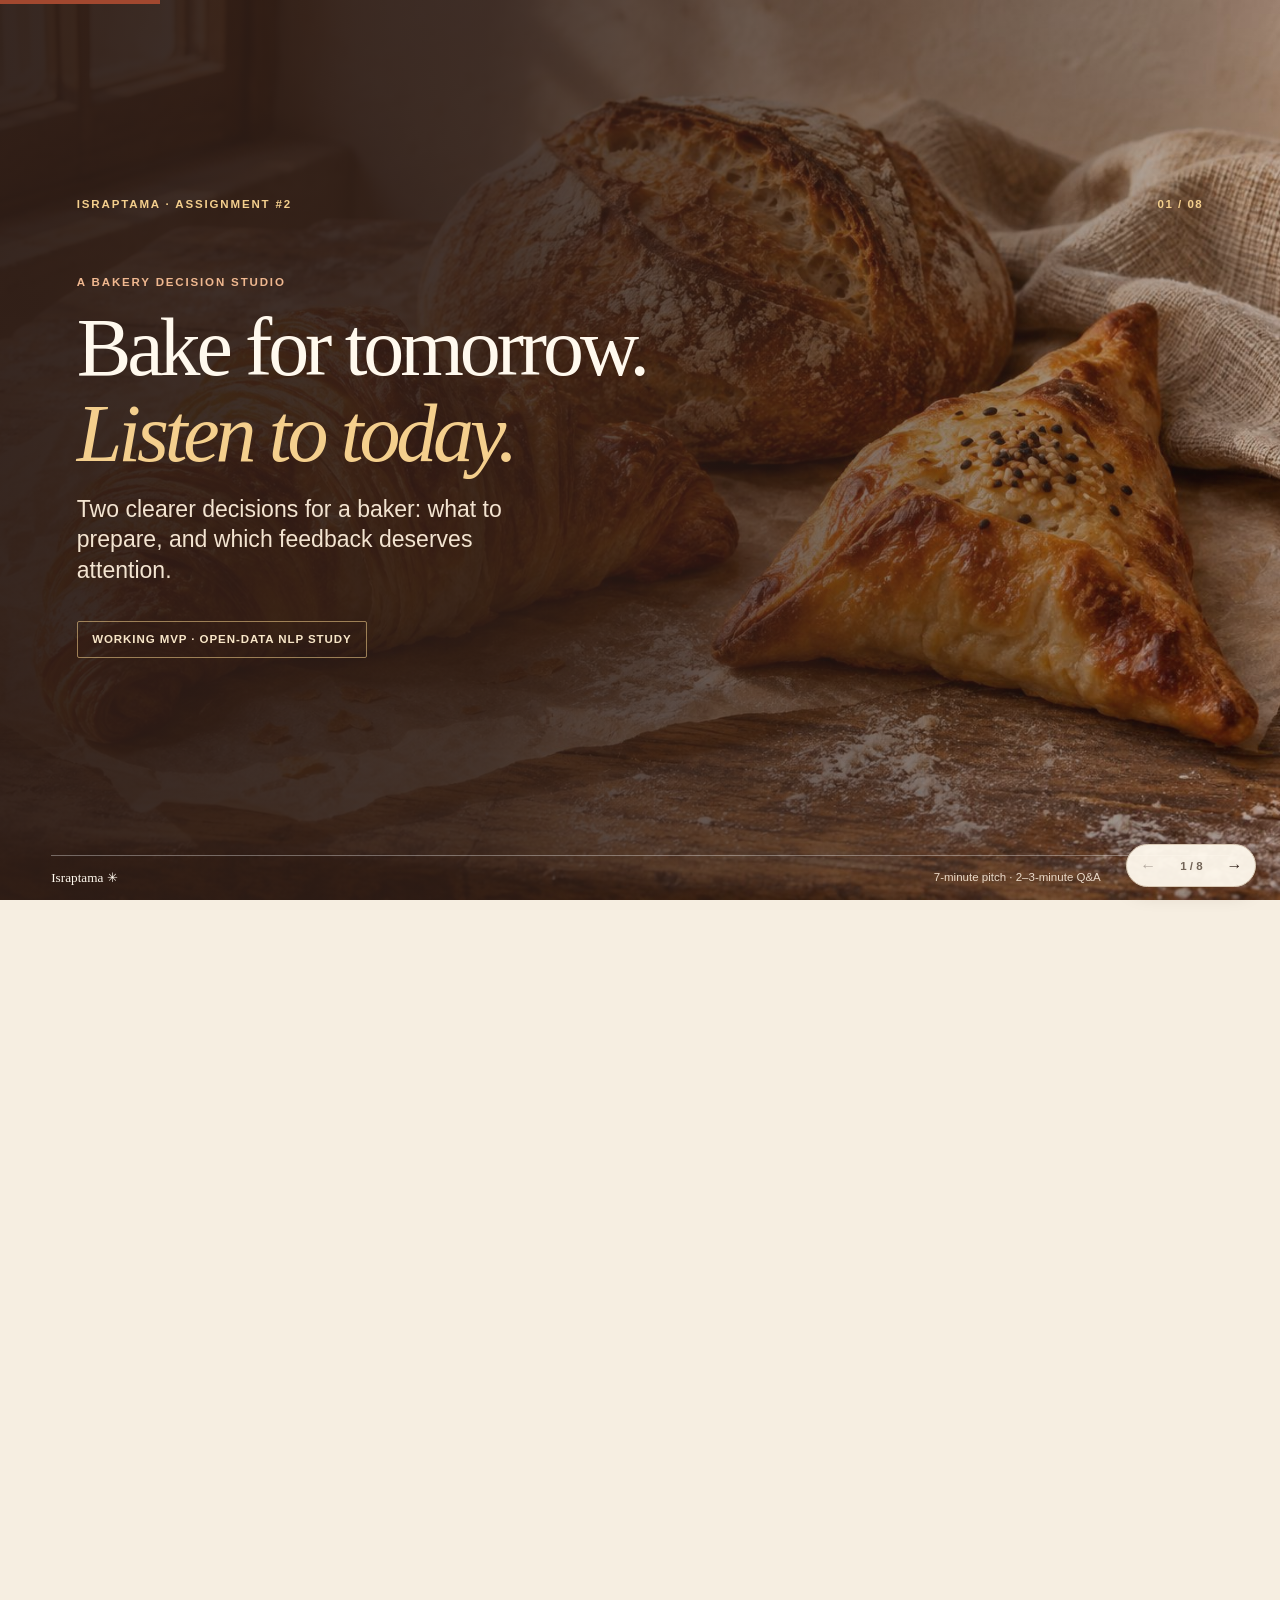
<file: public/presentation.html>
<!doctype html>
<html lang="en">
<head>
  <meta charset="utf-8">
  <meta name="viewport" content="width=device-width, initial-scale=1">
  <meta name="theme-color" content="#34231c">
  <meta name="description" content="Israptama: a bakery planning and review-triage research prototype. An eight-slide, evidence-led pitch for Assignment #2.">
  <title>Israptama · Bake for tomorrow, listen to today</title>
  <link rel="icon" href="data:image/svg+xml,%3Csvg xmlns='http://www.w3.org/2000/svg' viewBox='0 0 64 64'%3E%3Crect width='64' height='64' rx='16' fill='%23a2482f'/%3E%3Cpath d='M10 39c7-18 13-20 22-20s15 2 22 20c-6-5-9-5-13-4-3 8-15 8-18 0-4-1-7-1-13 4Z' fill='%23f6ce81'/%3E%3C/svg%3E">
  <link rel="stylesheet" href="presentation.css">
</head>
<body>
  <div class="progress" id="progress" aria-hidden="true"></div>
  <main id="deck">
    <section class="slide photo-slide is-active" aria-label="Slide 1: Israptama pitch">
      <div class="slide-content">
        <div class="slide-head"><p class="kicker">Israptama · Assignment #2</p><span class="folio">01 / 08</span></div>
        <div class="cover-copy">
          <p class="eyebrow reveal">A bakery decision studio</p>
          <h1 class="reveal">Bake for tomorrow.<br><em>Listen to today.</em></h1>
          <p class="lead reveal">Two clearer decisions for a baker: what to prepare, and which feedback deserves attention.</p>
          <span class="cover-tag reveal">Working MVP · Open-data NLP study</span>
        </div>
      </div>
      <div class="footer"><strong>Israptama ✳</strong><span>7-minute pitch · 2–3-minute Q&amp;A</span></div>
    </section>

    <section class="slide paper-slide" aria-label="Slide 2: two bakery decisions">
      <div class="slide-content">
        <div class="slide-head"><p class="kicker">The owner’s daily decisions</p><span class="folio">02 / 08</span></div>
        <h2 class="reveal">One bakery. <em>Two signals.</em></h2>
        <div class="decision-grid reveal">
          <div class="decision decision-plan"><span class="decision-number">01</span><div><p class="overline">From sales history</p><h3>How much should we bake?</h3><p>Daily baked and sold counts become a suggested quantity for tomorrow.</p></div><span class="decision-mark" aria-hidden="true">↗</span></div>
          <div class="decision decision-review"><span class="decision-number">02</span><div><p class="overline">From written feedback</p><h3>Which comment needs a closer look?</h3><p>English review text becomes a low-rating signal for a person to inspect.</p></div><span class="decision-mark" aria-hidden="true">↗</span></div>
        </div>
        <p class="boundary reveal"><strong>Clear boundary:</strong> review classification does not change the production forecast. The planning figures shown in the demo come from synthetic bakery data.</p>
      </div>
      <div class="footer"><strong>Israptama ✳</strong><span>Two workflows in one workspace</span></div>
    </section>

    <section class="slide product-slide" aria-label="Slide 3: working product and live demo">
      <div class="slide-content">
        <div class="slide-head"><p class="kicker">Working MVP · Live demo</p><span class="folio">03 / 08</span></div>
        <h2 class="reveal">The idea is <em>already on screen.</em></h2>
        <div class="product-grid reveal">
          <div class="browser-frame"><div class="browser-top" aria-hidden="true"><i></i><i></i><i></i><span>israptama.vercel.app</span></div><img src="assets/pitch-dashboard.png" alt="Israptama dashboard showing a bakery production plan and clearly marked demo data"></div>
          <div class="product-aside"><p class="overline">Show the product in 30 seconds</p><ol class="demo-list"><li>Open the production plan.</li><li>Switch to <b>Пікірлер</b> (Reviews).</li><li>Classify a sample English comment.</li></ol><p class="product-note">The review view displays both model outputs and the measured comparison.</p><a class="button" href="/" target="_blank" rel="noopener noreferrer">Open the live dashboard <span aria-hidden="true">↗</span></a></div>
        </div>
        <p class="caption reveal">Screenshot of the working interface. Bakery sales shown here are simulated; the NLP experiment uses separate open review data.</p>
      </div>
      <div class="footer"><strong>Israptama ✳</strong><span>Plan · Reviews · Results · Data</span></div>
    </section>

    <section class="slide paper-slide data-slide" aria-label="Slide 4: open data and evaluation split">
      <div class="slide-content">
        <div class="slide-head"><p class="kicker">The research question</p><span class="folio">04 / 08</span></div>
        <h2 class="reveal">Can words flag <em>low-rated feedback?</em></h2>
        <p class="intro reveal">A 1–3-star rating is the target signal; 4–5 stars form the other class. This is a rating-derived proxy, not a verified complaint label.</p>
        <div class="data-stats reveal"><div><strong>18,182</strong><span>UCI source comments</span></div><div><strong>5,984</strong><span>usable rated reviews</span></div><div><strong>38</strong><span>bakery-like recipes</span></div></div>
        <div class="split-heading reveal"><span>Entire recipes held apart</span><small>No recipe crosses the split</small></div>
        <div class="split-track reveal"><div><b>Train</b><strong>25 recipes</strong><small>4,011 reviews</small></div><div><b>Validate</b><strong>6 recipes</strong><small>799 reviews</small></div><div><b>Final test</b><strong>7 unseen recipes</strong><small>1,174 reviews · 73 low-rated</small></div></div>
        <p class="citation reveal">Source: <a href="https://archive.ics.uci.edu/dataset/911/recipe+reviews+and+user+feedback+dataset" target="_blank" rel="noopener noreferrer">UCI Recipe Reviews and User Feedback ↗</a> · CC BY 4.0 · DOI 10.24432/C5FG95. TF-IDF fits training text only; validation chooses thresholds and the live model.</p>
      </div>
      <div class="footer"><strong>Israptama ✳</strong><span>Text only enters the classifier</span></div>
    </section>

    <section class="slide method-slide" aria-label="Slide 5: controlled model change">
      <div class="slide-content">
        <div class="slide-head"><p class="kicker">Option A · Controlled change</p><span class="folio">05 / 08</span></div>
        <h2 class="reveal">Change the text representation. <em>Keep the test fair.</em></h2>
        <div class="model-grid reveal">
          <div class="model baseline"><p class="overline">Baseline</p><h3>Words</h3><div class="feature">Word unigram TF-IDF</div><span class="model-arrow" aria-hidden="true">↓</span><div class="classifier">Balanced logistic regression</div></div>
          <div class="model candidate"><p class="overline">One planned addition</p><h3>Words + characters</h3><div class="feature">Word TF-IDF + character 3–5 grams</div><span class="model-arrow" aria-hidden="true">↓</span><div class="classifier">Same logistic regression</div></div>
        </div>
        <p class="fixed-rule reveal"><b>Held fixed:</b> recipe split, normalization, class weighting, C = 1, liblinear solver, and validation threshold rule.</p>
      </div>
      <div class="footer"><strong>Israptama ✳</strong><span>A feature-pipeline comparison, not a new LLM</span></div>
    </section>

    <section class="slide results-slide" aria-label="Slide 6: measured results and tradeoff">
      <div class="slide-content">
        <div class="slide-head"><p class="kicker">Untouched test · 1,174 reviews</p><span class="folio">06 / 08</span></div>
        <h2 class="reveal">More found. <em>More false alerts.</em></h2>
        <div class="result-grid reveal">
          <div class="result-cell good"><p class="overline">Low-rated reviews caught · out of 73</p><div class="result-line"><span>36 <small>baseline</small></span><b aria-hidden="true">→</b><strong>48 <small>candidate</small></strong></div><p class="result-badge">+12 found</p></div>
          <div class="result-cell caution"><p class="overline">High-rated reviews flagged</p><div class="result-line"><span>37 <small>baseline</small></span><b aria-hidden="true">→</b><strong>67 <small>candidate</small></strong></div><p class="result-badge">+30 false alerts</p></div>
        </div>
        <div class="metric-band reveal"><span>Low-rating F1 <b>0.493 → 0.511</b></span><span>Average precision <b>0.518 → 0.558</b></span></div>
        <p class="evidence-note reveal">The 95% recipe-cluster interval for the F1 difference is <b>−0.066 to +0.080</b>: a reliable gain is not established. The live model remains the word baseline, chosen before test inspection on validation F1 (0.620155 vs 0.619355).</p>
      </div>
      <div class="footer"><strong>Israptama ✳</strong><span>Measured classification, no measured business uplift</span></div>
    </section>

    <section class="slide pilot-slide" aria-label="Slide 7: limitations and next pilot">
      <div class="slide-content">
        <div class="slide-head"><p class="kicker">From prototype to evidence</p><span class="folio">07 / 08</span></div>
        <h2 class="reveal">Prove it in a <em>real bakery.</em></h2>
        <div class="pilot-grid reveal">
          <div class="limits"><p class="overline">What we know today</p><ul><li>English home-recipe comments are only a proxy for bakery feedback.</li><li>Seven test recipes leave the model gap uncertain.</li><li>No bakery waste reduction or operational uplift has been measured.</li></ul></div>
          <div class="pilot-card"><p class="overline">A small, honest pilot</p><h3>Test with one real bakery.</h3><ol><li>Collect opt-in feedback and local-language labels.</li><li>Evaluate on new products before deployment.</li><li>Measure triage usefulness and planning outcomes separately.</li></ol></div>
        </div>
        <p class="pilot-foot reveal">The prototype already makes its data, split, model choice, predictions, and limitations inspectable.</p>
      </div>
      <div class="footer"><strong>Israptama ✳</strong><span>Build → measure → learn</span></div>
    </section>

    <section class="slide photo-slide closing-slide" aria-label="Slide 8: closing pitch and questions">
      <div class="slide-content">
        <div class="slide-head"><p class="kicker">Israptama · The next step</p><span class="folio">08 / 08</span></div>
        <div class="cover-copy">
          <p class="eyebrow reveal">A working idea, ready for a real test</p>
          <h2 class="closing-title reveal">Bake with foresight.<br><em>Listen with care.</em></h2>
          <p class="lead reveal">Give a baker one place to plan tomorrow and notice what customers are saying today.</p>
          <div class="closing-links reveal"><a class="button light-button" href="/" target="_blank" rel="noopener noreferrer">Try the MVP <span aria-hidden="true">↗</span></a><a class="text-link" href="https://github.com/LordGibrat/israptama" target="_blank" rel="noopener noreferrer">Inspect the research ↗</a></div>
          <p class="closing-caveat reveal">Next ask: an opt-in bakery pilot. Business impact remains unmeasured.</p>
        </div>
      </div>
      <div class="footer"><strong>Israptama ✳</strong><span>Thank you · Questions?</span></div>
    </section>
  </main>
  <nav class="controls" aria-label="Slide controls"><button id="previous" aria-label="Previous slide">←</button><span id="counter" aria-live="polite">1 / 8</span><button id="next" aria-label="Next slide">→</button></nav>
  <script src="presentation.js" defer></script>
</body>
</html>
</file>
<file: public/presentation.css>
/* Israptama pitch deck: each slide is one viewport, including on mobile. */
:root {
  --paper: #f6eee1;
  --cream: #fff9ee;
  --ink: #35251e;
  --espresso: #34231c;
  --rust: #a2482f;
  --rust-dark: #823b27;
  --gold: #f4cf8d;
  --olive: #68714d;
  --muted: #726457;
  --line: #d9c9b5;
  --slide-padding: clamp(1rem, 4vw, 4rem);
  --body-size: clamp(.85rem, 1.45vw, 1.2rem);
  --small-size: clamp(.7rem, .9vw, .86rem);
}
* { box-sizing: border-box; }
html, body { height: 100%; overflow-x: hidden; }
html { scroll-snap-type: y mandatory; scroll-behavior: smooth; }
body { margin: 0; background: var(--paper); color: var(--ink); font: var(--body-size)/1.38 'Segoe UI', Arial, sans-serif; }
button, a { -webkit-tap-highlight-color: transparent; }
a { color: inherit; }
a:focus-visible, button:focus-visible { outline: 3px solid var(--gold); outline-offset: 3px; }
.slide { width: 100vw; height: 100vh; height: 100dvh; overflow: hidden; scroll-snap-align: start; display: flex; flex-direction: column; position: relative; background: var(--paper); }
.slide-content { flex: 1; max-height: 100%; overflow: hidden; display: flex; flex-direction: column; justify-content: center; padding: var(--slide-padding) clamp(1.2rem, 6vw, 7rem); position: relative; z-index: 1; }
.slide-head { display: flex; align-items: center; justify-content: space-between; gap: 1rem; margin-bottom: clamp(.7rem, 2.2vh, 1.6rem); }
.kicker, .overline, .eyebrow { margin: 0; font-size: var(--small-size); font-weight: 800; letter-spacing: .16em; line-height: 1.2; text-transform: uppercase; }
.kicker { color: var(--rust); }
.folio { color: var(--muted); font-size: var(--small-size); font-weight: 750; letter-spacing: .13em; white-space: nowrap; }
h1, h2, h3, p { margin-top: 0; }
h1, h2, h3 { font-family: Georgia, 'Times New Roman', serif; font-weight: 400; letter-spacing: -.05em; line-height: 1.04; }
h1 { font-size: clamp(3rem, 6.4vw, 6.5rem); margin: 0 0 clamp(.8rem, 2vh, 1.35rem); }
h2 { font-size: clamp(2.15rem, 4.5vw, 4.7rem); max-width: 19ch; margin: 0 0 clamp(.8rem, 2vh, 1.55rem); }
h3 { font-size: clamp(1.3rem, 2.4vw, 2.4rem); margin-bottom: .45rem; }
h1 em, h2 em { font-weight: 400; color: var(--rust); }
.lead { font-size: clamp(1.02rem, 1.8vw, 1.65rem); line-height: 1.32; max-width: 36ch; margin-bottom: 0; }
.footer { flex: 0 0 clamp(2rem, 5vh, 3.2rem); margin: 0 clamp(1rem, 4vw, 4rem); border-top: 1px solid var(--line); display: flex; align-items: center; justify-content: space-between; gap: 1rem; padding-right: 8rem; color: var(--muted); font-size: var(--small-size); position: relative; z-index: 2; }
.footer strong { color: var(--ink); font: 400 1.15em Georgia, serif; }
.progress { position: fixed; z-index: 6; left: 0; top: 0; width: 12.5%; height: 4px; background: var(--rust); transition: width .25s ease; }
.controls { position: fixed; right: clamp(.6rem, 2vw, 1.5rem); bottom: clamp(.4rem, 1vw, 1rem); z-index: 7; display: flex; align-items: center; gap: .25rem; background: #fff9eef2; border: 1px solid var(--line); border-radius: 100px; padding: .25rem; box-shadow: 0 6px 20px #25150d26; }
.controls button { width: 2.1rem; height: 2.1rem; border: 0; border-radius: 50%; background: transparent; color: var(--ink); font-size: 1rem; cursor: pointer; }
.controls button:hover { background: #ecdfcc; }
.controls button:disabled { opacity: .35; cursor: default; }
.controls span { min-width: 2.8rem; text-align: center; color: var(--muted); font: 750 .72rem 'Segoe UI', Arial, sans-serif; }
.reveal { opacity: 0; transform: translateY(13px); transition: opacity .48s ease, transform .48s ease; }
.slide.is-active .reveal { opacity: 1; transform: none; }
.slide.is-active .reveal:nth-child(2) { transition-delay: .08s; }
.slide.is-active .reveal:nth-child(3) { transition-delay: .15s; }

/* Photo bookends make the bakery tangible without suggesting real sales data. */
.photo-slide { color: var(--cream); background: linear-gradient(90deg, #2c1c16f2 0%, #2c1c16e0 38%, #2c1c16a8 61%, #2c1c1642 100%), url('assets/bakery-hero.jpg') center 52% / cover; }
.photo-slide .kicker, .photo-slide .folio, .photo-slide h1 em, .photo-slide h2 em { color: var(--gold); }
.photo-slide .slide-head { margin-bottom: clamp(2rem, 7vh, 5rem); }
.photo-slide .cover-copy { max-width: min(72vw, 900px); }
.photo-slide .eyebrow { color: #f0b890; margin-bottom: 1rem; }
.photo-slide .lead { color: #f3e4d1; }
.cover-tag { display: inline-block; margin-top: clamp(1.2rem, 4vh, 2.6rem); padding: .6rem .9rem; border: 1px solid #f4cf8d8c; border-radius: 2px; color: #f8e6c8; font-size: var(--small-size); font-weight: 700; letter-spacing: .08em; text-transform: uppercase; }
.photo-slide .footer { border-color: #ffffff55; color: #eadac9; }
.photo-slide .footer strong { color: var(--cream); }
.closing-slide { background-position: center 64%; }
.closing-title { max-width: 14ch; font-size: clamp(3rem, 6.2vw, 6.2rem); }
.closing-links { display: flex; align-items: center; gap: clamp(.7rem, 2vw, 1.6rem); margin-top: clamp(1rem, 3vh, 2rem); }
.closing-caveat { margin: clamp(.9rem, 2vh, 1.5rem) 0 0; color: #e5ccb3; font-size: var(--small-size); }
.text-link { color: var(--cream); font-size: clamp(.8rem, 1.2vw, 1rem); text-underline-offset: .3em; font-weight: 700; }

/* The two owner decisions. */
.paper-slide { background: var(--paper); }
.paper-slide::before, .data-slide::before { content: ''; position: absolute; inset: 0; background: repeating-linear-gradient(0deg, transparent, transparent 34px, #5b48370a 35px); pointer-events: none; }
.decision-grid { display: grid; grid-template-columns: 1fr 1fr; gap: clamp(.7rem, 1.7vw, 1.5rem); }
.decision { min-height: clamp(14rem, 34vh, 21rem); display: grid; grid-template-columns: auto 1fr auto; align-items: start; gap: clamp(.6rem, 1.5vw, 1.3rem); padding: clamp(1rem, 2.4vw, 2.4rem); background: var(--cream); border-top: 5px solid var(--olive); box-shadow: 0 18px 45px #49312112; }
.decision-review { background: var(--rust); border-color: var(--gold); color: var(--cream); }
.decision-number { font: 400 clamp(1.8rem, 3.5vw, 3.3rem)/1 Georgia, serif; color: var(--olive); }
.decision-review .decision-number, .decision-review .decision-mark { color: var(--gold); }
.decision h3 { max-width: 13ch; margin-top: clamp(.9rem, 3vh, 2rem); }
.decision p:not(.overline) { max-width: 27ch; margin-bottom: 0; }
.decision .overline { color: var(--olive); }
.decision-review .overline { color: #fbd8bc; }
.decision-mark { font: 400 clamp(1.5rem, 3vw, 2.3rem)/1 Georgia, serif; color: var(--rust); }
.boundary { font-size: clamp(.85rem, 1.35vw, 1.05rem); color: var(--muted); margin: clamp(.8rem, 2.3vh, 1.6rem) 0 0; max-width: 88ch; }
.boundary strong { color: var(--rust-dark); }

/* Product reveal. */
.product-slide { background: #efe3d1; }
.product-slide h2 { max-width: 24ch; }
.product-grid { display: grid; grid-template-columns: minmax(0, 1.55fr) minmax(17rem, .7fr); gap: clamp(.75rem, 2vw, 2rem); align-items: stretch; }
.browser-frame { min-width: 0; overflow: hidden; background: var(--cream); border: 1px solid #cbb79c; border-radius: 6px; box-shadow: 15px 16px 0 #d5c1a7; }
.browser-top { display: flex; align-items: center; gap: .35rem; padding: .48rem .72rem; background: #e7d9c6; border-bottom: 1px solid #ccb99e; }
.browser-top i { display: block; width: .44rem; height: .44rem; border-radius: 50%; background: #b88967; }
.browser-top span { margin-left: auto; color: var(--muted); font-size: var(--small-size); }
.browser-frame img { display: block; width: 100%; height: min(44vh, 360px); object-fit: cover; object-position: top center; }
.product-aside { background: var(--espresso); color: var(--cream); padding: clamp(.9rem, 2vw, 1.9rem); display: flex; flex-direction: column; justify-content: center; }
.product-aside .overline { color: var(--gold); }
.demo-list { margin: clamp(.7rem, 2vh, 1.2rem) 0; padding-left: 1.2em; font-size: clamp(.9rem, 1.35vw, 1.12rem); }
.demo-list li { padding: .27rem 0; }
.product-note { color: #e5cbb7; font-size: var(--small-size); margin-bottom: clamp(.6rem, 1.6vh, 1rem); }
.button { display: inline-flex; align-items: center; justify-content: space-between; gap: .8rem; align-self: flex-start; background: var(--gold); color: #3d2619; padding: .7rem .9rem; text-decoration: none; font-weight: 800; font-size: clamp(.82rem, 1.15vw, 1rem); border-radius: 3px; }
.button:hover { background: #ffdda3; }
.caption { color: var(--muted); font-size: var(--small-size); margin: clamp(.8rem, 2vh, 1.5rem) 0 0; }

/* Dataset and split. */
.data-slide h2 { max-width: 23ch; }
.intro { max-width: 75ch; font-size: clamp(.95rem, 1.5vw, 1.2rem); color: var(--muted); margin: 0 0 clamp(.8rem, 2vh, 1.2rem); }
.data-stats { display: grid; grid-template-columns: repeat(3, 1fr); border-top: 2px solid var(--rust); border-bottom: 1px solid var(--line); background: #fff9edb8; }
.data-stats div { padding: clamp(.7rem, 1.6vw, 1.35rem); border-right: 1px solid var(--line); }
.data-stats div:last-child { border-right: 0; }
.data-stats strong { display: block; font: 400 clamp(2rem, 4.4vw, 4.1rem)/1 Georgia, serif; letter-spacing: -.05em; }
.data-stats span { display: block; color: var(--muted); font-size: var(--small-size); margin-top: .35rem; }
.split-heading { display: flex; justify-content: space-between; gap: 1rem; align-items: baseline; margin: clamp(.8rem, 2.3vh, 1.5rem) 0 .5rem; font-weight: 800; }
.split-heading small { color: var(--rust); font-size: var(--small-size); }
.split-track { display: grid; grid-template-columns: 25fr 6fr 7fr; gap: .3rem; }
.split-track div { min-width: 0; padding: clamp(.6rem, 1.25vw, 1rem); background: #e6ded0; border-left: 3px solid var(--olive); }
.split-track div:nth-child(2) { background: #e8dfca; border-color: #c58d55; }
.split-track div:nth-child(3) { background: #e9c8ad; border-color: var(--rust); }
.split-track b, .split-track small { display: block; font-size: var(--small-size); }
.split-track b { color: var(--rust-dark); text-transform: uppercase; letter-spacing: .1em; }
.split-track strong { display: block; font: 400 clamp(1rem, 1.9vw, 1.65rem)/1.15 Georgia, serif; margin: .18rem 0; }
.split-track small { color: var(--muted); }
.citation { color: var(--muted); font-size: var(--small-size); margin: clamp(.65rem, 1.8vh, 1.1rem) 0 0; }
.citation a { color: var(--rust-dark); text-underline-offset: .2rem; }

/* Controlled comparison. */
.method-slide { background: #e9e0d2; }
.method-slide h2 { max-width: 24ch; }
.model-grid { display: grid; grid-template-columns: repeat(2, minmax(0, 1fr)); gap: clamp(.7rem, 2vw, 1.8rem); }
.model { padding: clamp(.8rem, 2vw, 1.7rem); border: 1px solid #cfbea9; background: var(--cream); }
.model.candidate { background: var(--rust); border-color: var(--rust); color: var(--cream); }
.model .overline { color: var(--olive); }
.model.candidate .overline { color: #ffddbb; }
.model h3 { margin: clamp(.35rem, 1vh, .7rem) 0 clamp(.5rem, 1.3vh, .9rem); }
.feature, .classifier { padding: clamp(.55rem, 1.2vw, .9rem); border: 1px solid #d8c9b5; font-size: clamp(.9rem, 1.35vw, 1.13rem); }
.classifier { background: #eadfcb; font-weight: 700; border-color: transparent; }
.candidate .feature { border-color: #f5cdb5; }
.candidate .classifier { background: #f3d19d; color: var(--espresso); }
.model-arrow { display: block; text-align: center; color: var(--rust); font-size: 1.6rem; line-height: 1.2; }
.candidate .model-arrow { color: var(--gold); }
.fixed-rule { padding: .75rem 0 0; margin: clamp(.8rem, 2vh, 1.3rem) 0 0; border-top: 1px solid #c5b49e; color: var(--muted); font-size: clamp(.84rem, 1.2vw, 1rem); }

/* Results foreground the catch/alert tradeoff. */
.results-slide { background: var(--espresso); color: var(--cream); }
.results-slide .kicker, .results-slide h2 em { color: var(--gold); }
.results-slide .folio { color: #d6c2af; }
.results-slide h2 { max-width: 22ch; }
.result-grid { display: grid; grid-template-columns: repeat(2, minmax(0, 1fr)); gap: clamp(.7rem, 1.6vw, 1.4rem); }
.result-cell { min-width: 0; padding: clamp(.8rem, 1.8vw, 1.6rem); background: #f3eadc; color: var(--ink); }
.result-cell.caution { background: #ecd2bd; }
.result-cell .overline { color: var(--rust-dark); }
.result-line { display: flex; align-items: baseline; gap: clamp(.35rem, 1vw, 1rem); white-space: nowrap; margin: clamp(.6rem, 1.7vh, 1rem) 0 .4rem; font-family: Georgia, serif; letter-spacing: -.05em; }
.result-line span, .result-line strong { font-size: clamp(2.6rem, 5vw, 5rem); font-weight: 400; line-height: 1; }
.result-line strong { color: var(--rust-dark); }
.result-line b { color: #b59c81; font-weight: 400; font-size: clamp(1.2rem, 2.5vw, 2rem); }
.result-line small { display: block; margin-top: .4rem; font: 700 var(--small-size) 'Segoe UI', sans-serif; letter-spacing: 0; color: var(--muted); }
.result-badge { display: inline-block; margin: .35rem 0 0; padding: .25rem .55rem; background: var(--olive); color: #fff; font-size: var(--small-size); font-weight: 800; }
.caution .result-badge { background: var(--rust-dark); }
.metric-band { display: flex; flex-wrap: wrap; gap: .4rem clamp(1rem, 3vw, 3rem); padding: clamp(.65rem, 1.7vh, 1rem) 0; border-bottom: 1px solid #776254; color: #ead9c8; font-size: clamp(.85rem, 1.35vw, 1.08rem); }
.metric-band b { color: var(--gold); margin-left: .35rem; }
.evidence-note { max-width: 105ch; margin: clamp(.7rem, 1.8vh, 1.15rem) 0 0; color: #dfcdbd; font-size: clamp(.77rem, 1.08vw, .95rem); }
.evidence-note b { color: var(--cream); }
.results-slide .footer { border-color: #786354; color: #cbb9a7; }
.results-slide .footer strong { color: var(--cream); }

/* A confident but honest pilot ask. */
.pilot-slide { background: #f1e5d2; }
.pilot-slide h2 { max-width: 22ch; }
.pilot-grid { display: grid; grid-template-columns: 1fr 1fr; gap: clamp(.75rem, 2vw, 1.8rem); }
.limits, .pilot-card { padding: clamp(.9rem, 2vw, 1.9rem); }
.limits { border: 1px solid var(--line); background: var(--cream); }
.limits .overline { color: var(--rust); }
.limits ul, .pilot-card ol { margin: clamp(.65rem, 1.5vh, 1rem) 0 0; padding-left: 1.2em; }
.limits li, .pilot-card li { margin-bottom: clamp(.35rem, 1vh, .8rem); }
.limits li:last-child, .pilot-card li:last-child { margin-bottom: 0; }
.pilot-card { background: var(--rust); color: var(--cream); }
.pilot-card .overline { color: #f6d7a9; }
.pilot-card h3 { margin: clamp(.65rem, 1.4vh, .9rem) 0; }
.pilot-foot { margin: clamp(.8rem, 2vh, 1.2rem) 0 0; color: var(--muted); font-size: clamp(.83rem, 1.2vw, 1rem); }

@media (max-height: 700px) {
  :root { --slide-padding: clamp(.7rem, 2.5vw, 2rem); --body-size: clamp(.8rem, 1.2vw, 1rem); }
  h1 { font-size: clamp(2.5rem, 5.6vw, 5.2rem); }
  h2 { font-size: clamp(1.8rem, 3.8vw, 3.7rem); }
  .photo-slide .slide-head { margin-bottom: clamp(1rem, 3vh, 2rem); }
  .decision { min-height: 0; }
  .browser-frame img { height: min(42vh, 280px); }
}
@media (max-height: 600px) {
  :root { --slide-padding: clamp(.45rem, 1.5vw, 1rem); --body-size: clamp(.75rem, 1vw, .9rem); --small-size: .68rem; }
  .slide-content { padding-top: .35rem; padding-bottom: .35rem; }
  .slide-head { margin-bottom: .45rem; }
  h1 { font-size: clamp(2rem, 4.5vw, 3.8rem); }
  h2 { font-size: clamp(1.5rem, 3.1vw, 2.7rem); margin-bottom: .5rem; }
  h3 { font-size: clamp(1.1rem, 1.8vw, 1.6rem); }
  .photo-slide .slide-head { margin-bottom: .7rem; }
  .decision, .model, .result-cell, .limits, .pilot-card { padding: .65rem; }
  .browser-frame img { height: min(40vh, 210px); }
  .footer { flex-basis: 1.6rem; }
}
@media (max-height: 500px) {
  :root { --body-size: .72rem; --small-size: .6rem; }
  .footer { display: none; }
  .slide-head { margin-bottom: .3rem; }
  h1 { font-size: clamp(1.8rem, 4vw, 3.2rem); }
  h2 { font-size: clamp(1.35rem, 2.8vw, 2.2rem); }
  .cover-tag { margin-top: .5rem; }
  .browser-frame img { height: 32vh; }
  .decision h3 { margin-top: .3rem; }
  .data-stats div, .split-track div { padding: .35rem; }
  .data-stats strong { font-size: clamp(1.4rem, 2.6vw, 2.2rem); }
  .model-arrow { font-size: 1rem; }
  .feature, .classifier { padding: .35rem; }
  .result-line { margin: .25rem 0; }
  .result-line span, .result-line strong { font-size: clamp(1.9rem, 3.2vw, 2.8rem); }
  .limits li, .pilot-card li { margin-bottom: .2rem; }
}
@media (max-width: 700px) {
  :root { --body-size: .88rem; --small-size: .68rem; }
  .slide-content { padding-left: 1.1rem; padding-right: 1.1rem; }
  .footer { margin: 0 1.1rem; padding-right: 0; }
  .footer > span { display: none; }
  h1 { font-size: clamp(2.6rem, 9vw, 4.7rem); }
  h2 { font-size: clamp(1.8rem, 6.3vw, 3rem); }
  h3 { font-size: clamp(1.2rem, 3.5vw, 1.7rem); }
  .photo-slide { background-image: linear-gradient(90deg, #2c1c16ed 0%, #2c1c16c9 65%, #2c1c1691 100%), url('assets/bakery-hero.jpg'); background-position: 55% center; }
  .photo-slide .cover-copy { max-width: 100%; }
  .decision-grid, .product-grid, .pilot-grid { grid-template-columns: 1fr; }
  .decision { min-height: 0; grid-template-columns: 1.8rem 1fr auto; padding: .8rem; }
  .decision h3 { margin: .35rem 0; }
  .decision p:not(.overline) { font-size: .8rem; }
  .decision-number { font-size: 1.7rem; }
  .boundary { font-size: .76rem; }
  .browser-frame img { height: min(28vh, 220px); }
  .product-aside { padding: .75rem; }
  .demo-list { margin: .35rem 0; }
  .demo-list li { display: inline; margin-right: .55rem; font-size: .75rem; }
  .product-note { display: none; }
  .button { padding: .55rem .7rem; font-size: .75rem; }
  .data-stats strong { font-size: clamp(1.6rem, 6vw, 2.6rem); }
  .data-stats div { padding: .55rem .3rem; }
  .data-stats span { font-size: .61rem; }
  .split-track { grid-template-columns: repeat(3, 1fr); }
  .split-track div { padding: .5rem .3rem; }
  .split-track strong { font-size: .88rem; }
  .split-track small { font-size: .6rem; }
  .intro, .citation { font-size: .72rem; }
  .pilot-card h3 { margin: .35rem 0; }
  .limits, .pilot-card { padding: .75rem; }
  .pilot-grid li { margin-bottom: .24rem; font-size: .78rem; }
}
@media (max-width: 430px) {
  .model-grid, .result-grid { gap: .45rem; }
  .model { padding: .55rem; }
  .model h3 { font-size: 1.15rem; }
  .feature, .classifier { font-size: .73rem; padding: .45rem; }
  .fixed-rule, .evidence-note { font-size: .7rem; }
  .result-cell { padding: .55rem; }
  .result-line span, .result-line strong { font-size: 2rem; }
  .result-line small { font-size: .58rem; }
  .metric-band { font-size: .7rem; gap: .25rem; }
}
@media (max-height: 500px) and (min-width: 550px) {
  .decision-grid, .pilot-grid { grid-template-columns: repeat(2, minmax(0, 1fr)); gap: .45rem; }
  .product-grid { grid-template-columns: 1.35fr .9fr; gap: .45rem; }
  .decision { grid-template-columns: 1.2rem 1fr; gap: .3rem; padding: .4rem; }
  .decision-number { font-size: 1.2rem; }
  .decision-mark { display: none; }
  .decision h3 { font-size: 1rem; margin: .1rem 0; }
  .decision p:not(.overline) { font-size: .66rem; }
  .boundary { font-size: .63rem; margin-top: .3rem; }
  .browser-frame img { height: 32vh; }
  .product-aside { padding: .45rem; }
  .demo-list { margin: .2rem 0; }
  .demo-list li { font-size: .63rem; }
  .caption { margin-top: .3rem; font-size: .58rem; }
  .data-slide h2 { font-size: 1.45rem; max-width: none; }
  .data-slide .intro { font-size: .64rem; margin-bottom: .3rem; }
  .data-stats strong { font-size: 1.6rem; }
  .split-heading { margin: .3rem 0 .2rem; }
  .split-track strong { font-size: .75rem; }
  .citation { font-size: .57rem; margin-top: .25rem; }
  .limits, .pilot-card { padding: .4rem; }
  .pilot-card h3 { font-size: 1rem; margin: .2rem 0; }
  .limits li, .pilot-card li { font-size: .64rem; margin-bottom: .1rem; }
  .pilot-foot { font-size: .58rem; margin-top: .3rem; }
}
@media (prefers-reduced-motion: reduce) {
  *, *::before, *::after { animation-duration: .01ms !important; transition-duration: .01ms !important; }
  html { scroll-behavior: auto; }
  .reveal { opacity: 1; transform: none; }
}
</file>
